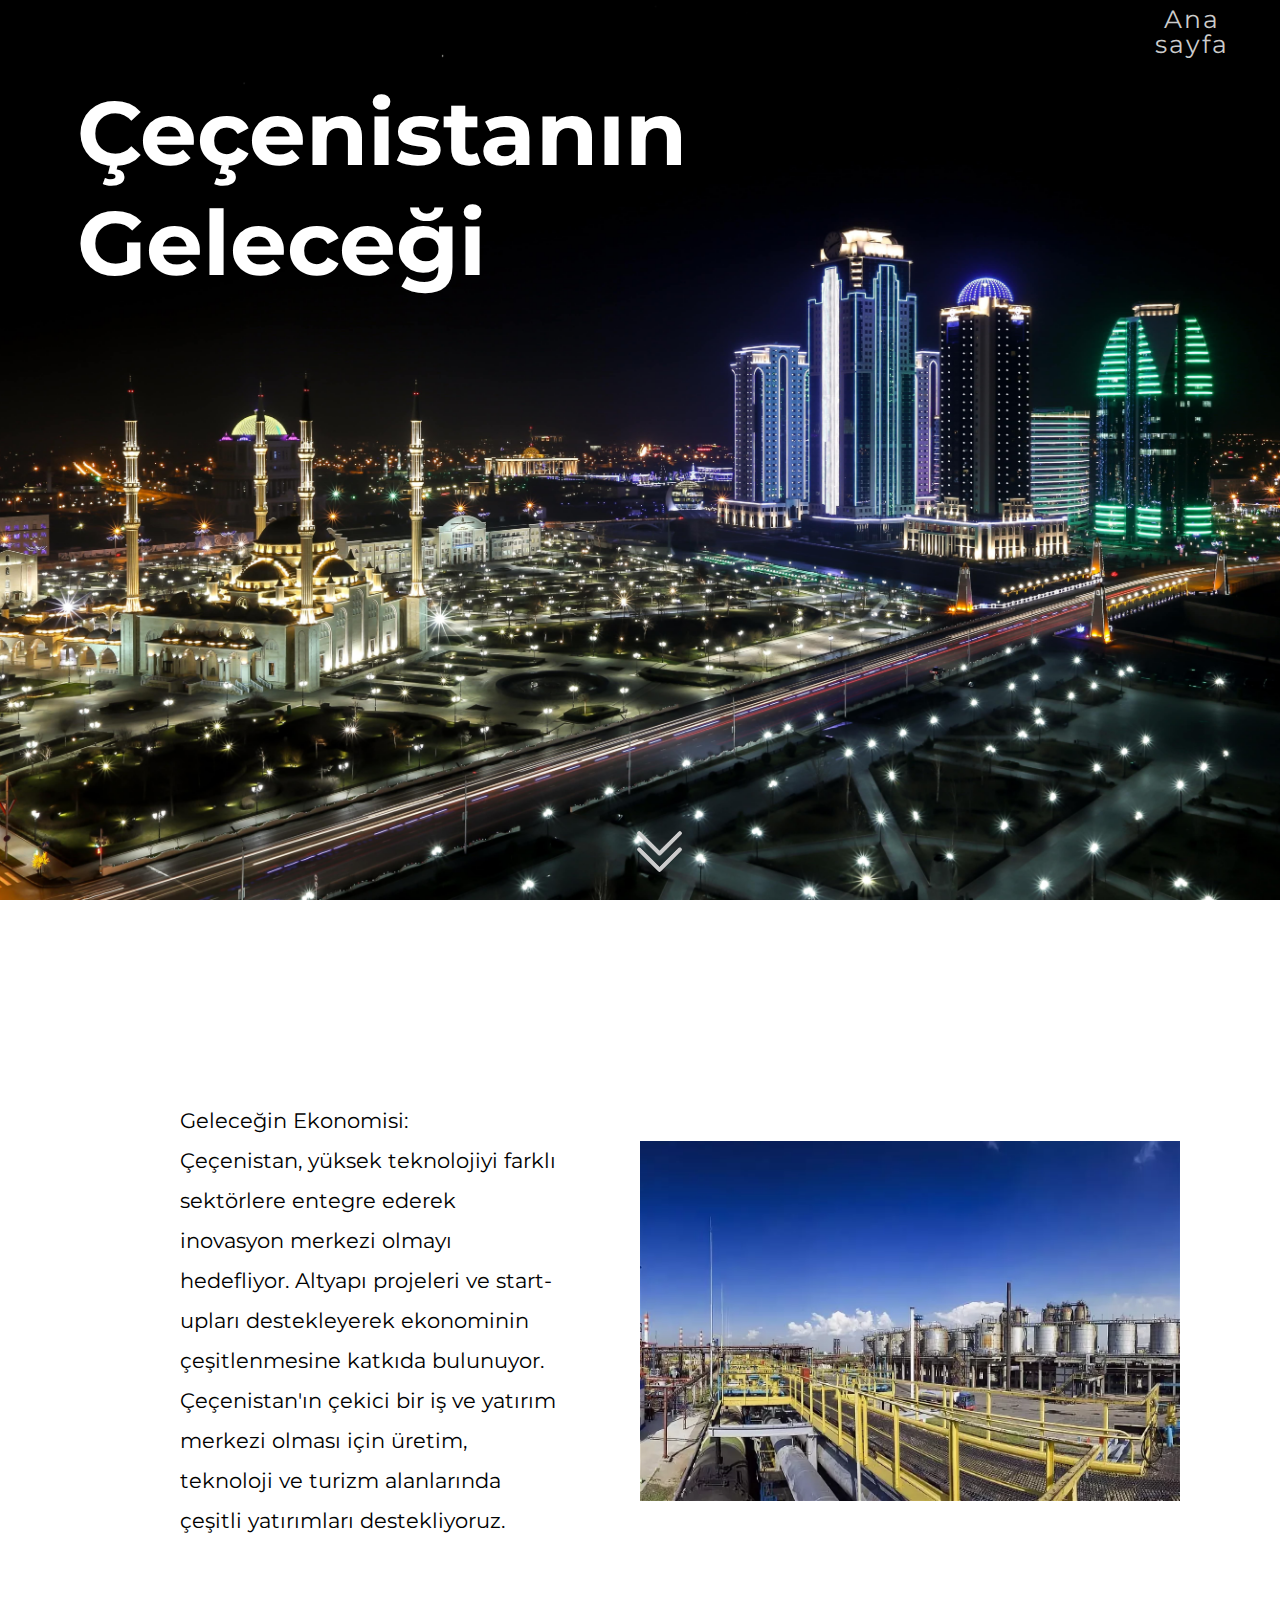
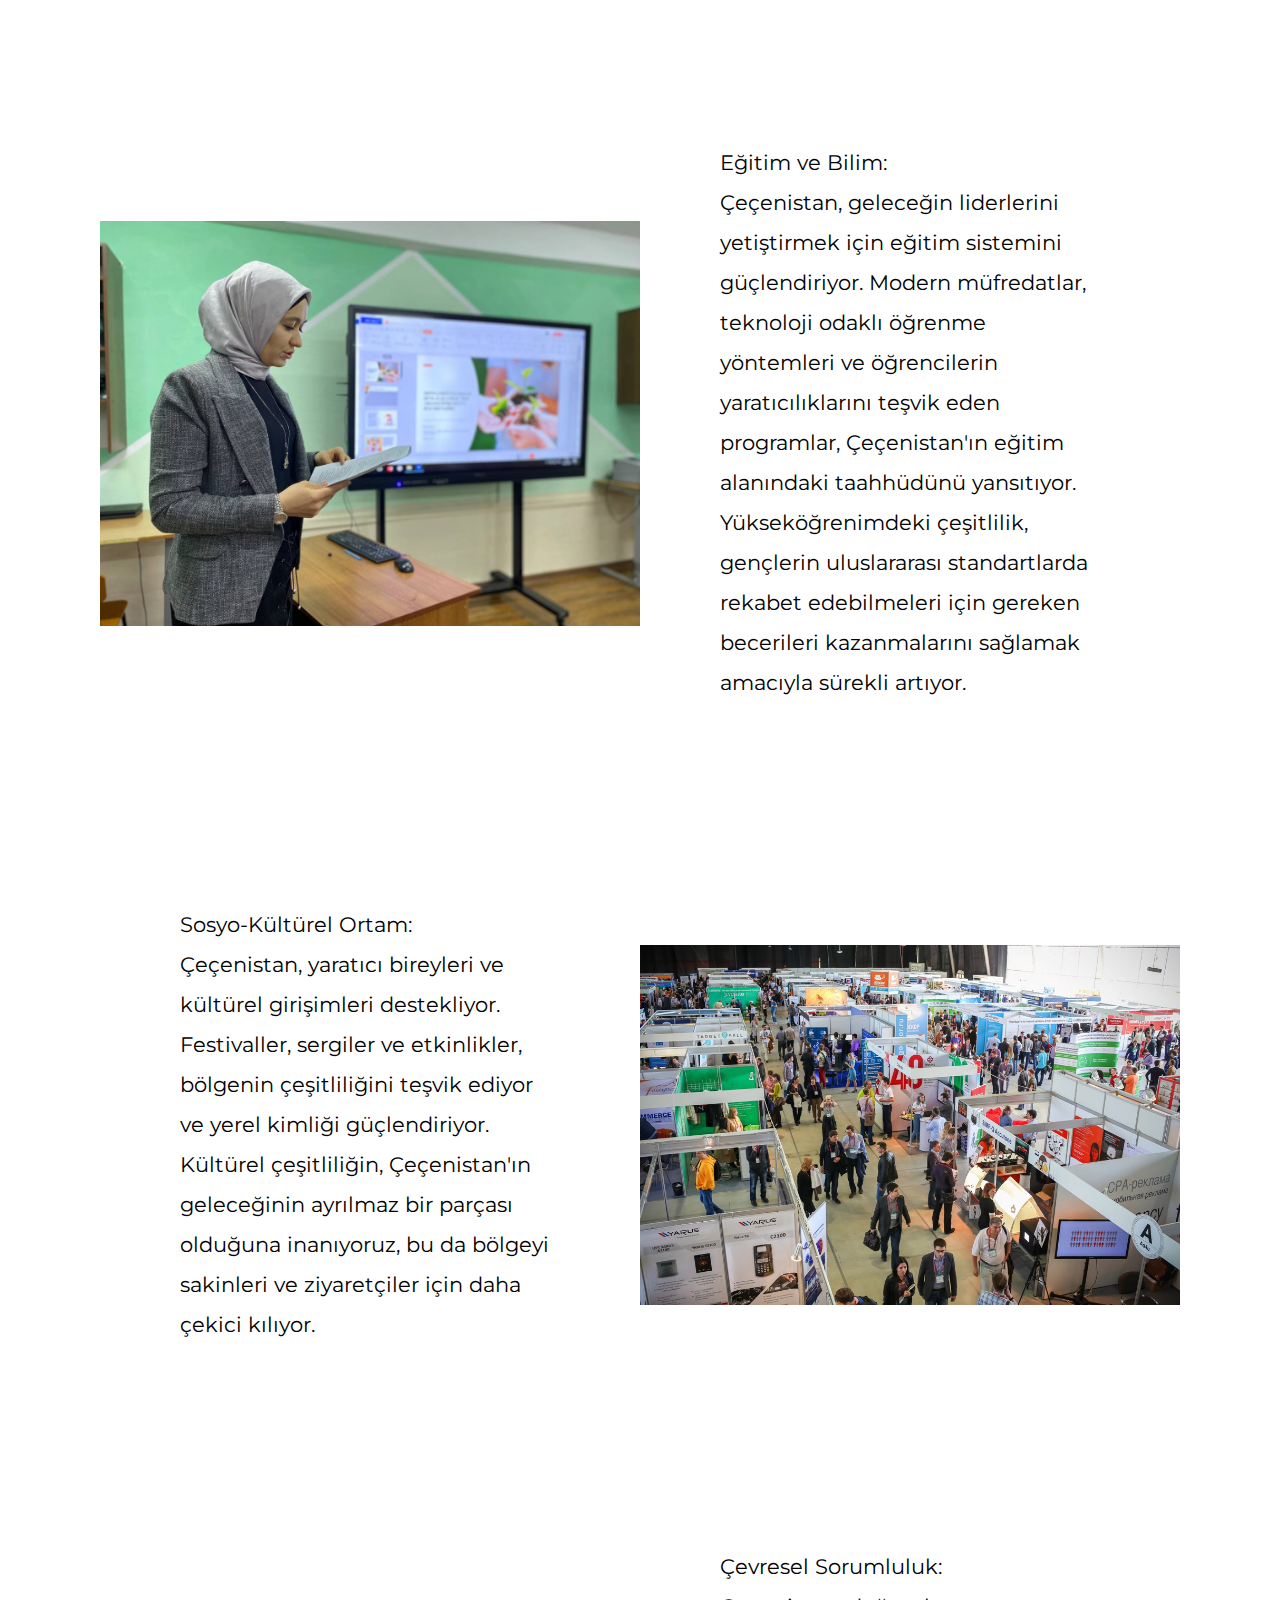
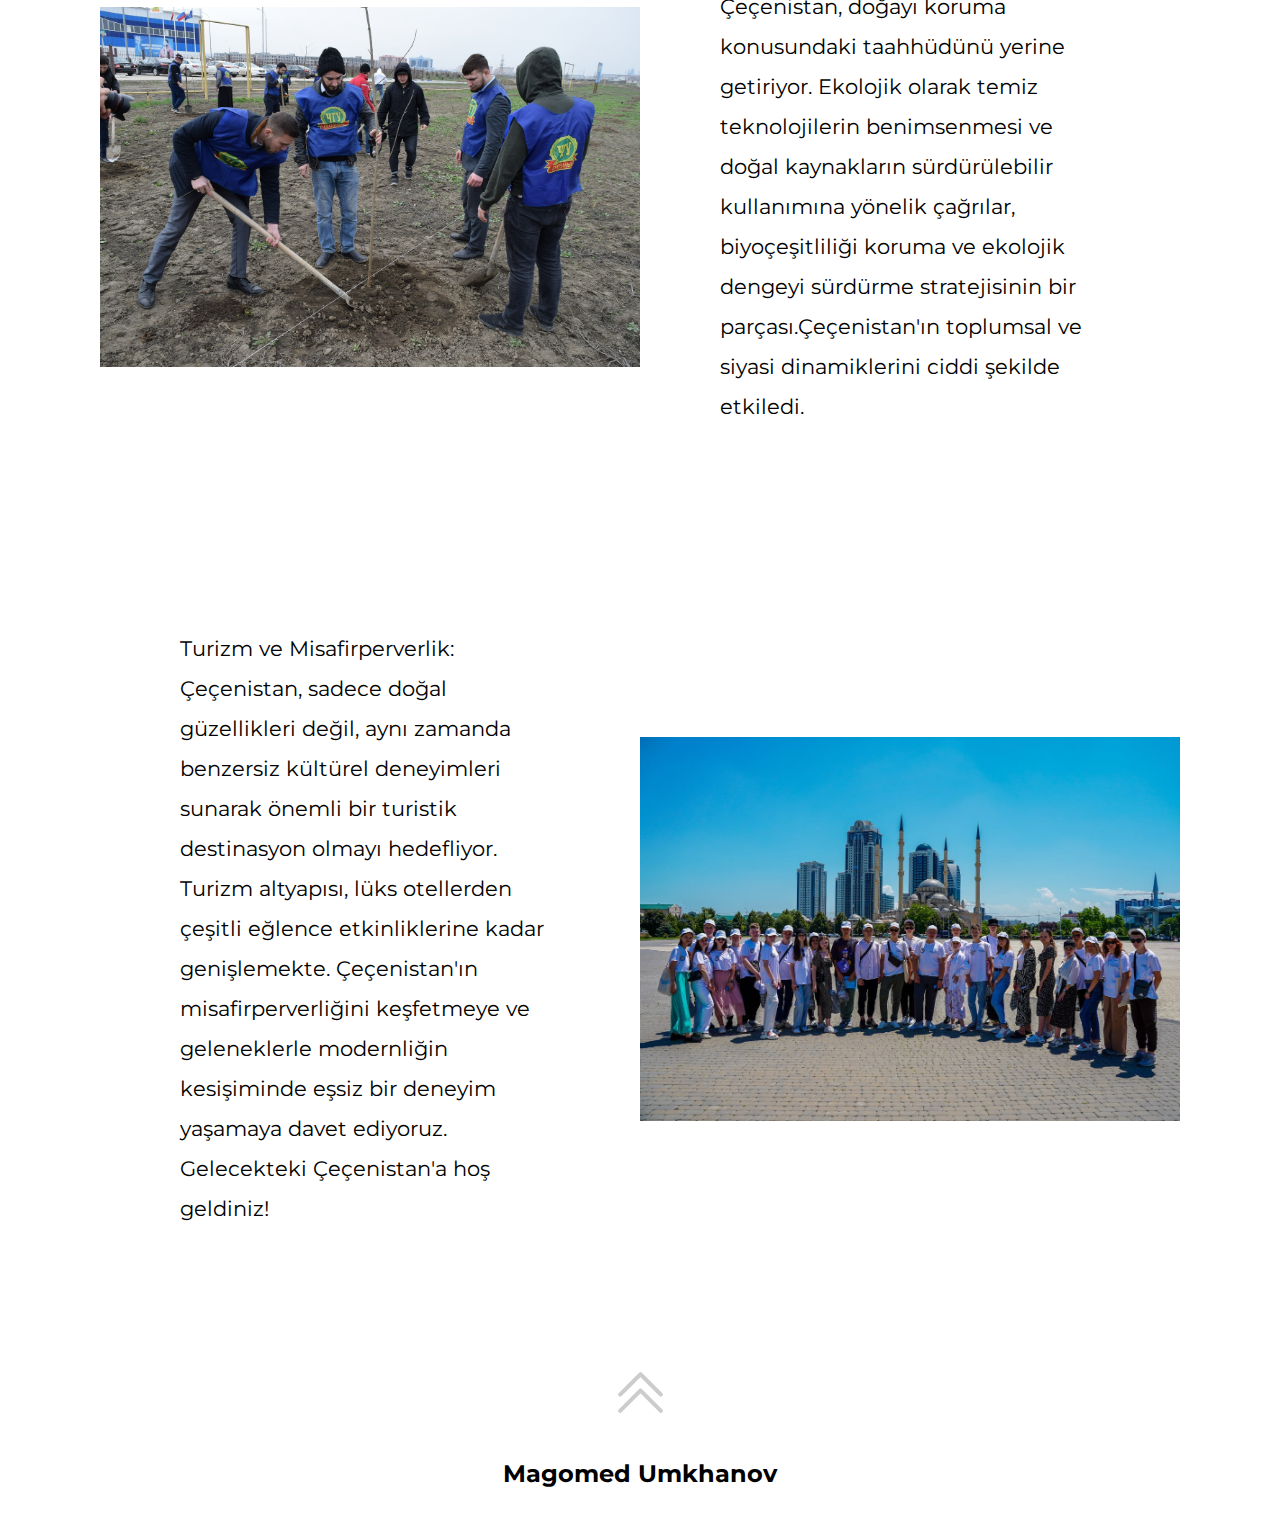
<file: chechenistan/gelecek.html>
<!DOCTYPE html>
<html>
<head>
	<meta charset="utf-8">
	<meta name="viewport" content="width=device-width, initial-scale=1">
	<link rel="stylesheet" type="text/css" href="style.css">
	<link rel="preconnect" href="https://fonts.googleapis.com">
	<link rel="preconnect" href="https://fonts.gstatic.com" crossorigin>
	<link href="https://fonts.googleapis.com/css2?family=Kaushan+Script&family=Montserrat&display=swap" rel="stylesheet">
	<title>Çeçen geleceği</title>
	<style>
		a{text-decoration: none;
			color: #cccccc;}
	</style>
</head>
<body>
	 <div class="background1" style="background-image: url('images/gel3.jpeg')" id="Yukari"></div>
	 	<a href="#1est">
			<img class="arrow" src="images/down-arrow.png">	 	
		</a>
		<div class="background2"></div>
			<h1 class="header">Çeçenistanın <br> Geleceği</h1>
		<div>
			<menu class="anasayfa">
	   			<ul><a href="index.html">Ana <br>sayfa</a></ul>
   			 </menu>
		</div>
	<div class="kutu" id="1est">	
		<div class="text">
			<p>
				Geleceğin Ekonomisi:<br>
				Çeçenistan, yüksek teknolojiyi farklı sektörlere entegre ederek inovasyon merkezi olmayı hedefliyor. Altyapı projeleri ve start-upları destekleyerek ekonominin çeşitlenmesine katkıda bulunuyor. Çeçenistan'ın çekici bir iş ve yatırım merkezi olması için üretim, teknoloji ve turizm alanlarında çeşitli yatırımları destekliyoruz.
			</p>
		</div>
		<img class="img" src="images/ekonomik.jpeg">
	</div>

	<div class="kutu">
		<img class="img" src="images/egitim.jpeg">
		<div class="text">
			<p> Eğitim ve Bilim:<br>
				Çeçenistan, geleceğin liderlerini yetiştirmek için eğitim sistemini güçlendiriyor. Modern müfredatlar, teknoloji odaklı öğrenme yöntemleri ve öğrencilerin yaratıcılıklarını teşvik eden programlar, Çeçenistan'ın eğitim alanındaki taahhüdünü yansıtıyor. Yükseköğrenimdeki çeşitlilik, gençlerin uluslararası standartlarda rekabet edebilmeleri için gereken becerileri kazanmalarını sağlamak amacıyla sürekli artıyor.
			</p>
		</div>
		
	</div>
	<div class="kutu">
		<div class="text">
			<p>
				Sosyo-Kültürel Ortam:<br>
				Çeçenistan, yaratıcı bireyleri ve kültürel girişimleri destekliyor. Festivaller, sergiler ve etkinlikler, bölgenin çeşitliliğini teşvik ediyor ve yerel kimliği güçlendiriyor. Kültürel çeşitliliğin, Çeçenistan'ın geleceğinin ayrılmaz bir parçası olduğuna inanıyoruz, bu da bölgeyi sakinleri ve ziyaretçiler için daha çekici kılıyor.
			</p>
		</div>
		<img class="img" src="images/sss.jpeg">
	</div>
	<div class="kutu">
		<img class="img" src="images/eko.jpeg">
		<div class="text">
			<p>
				Çevresel Sorumluluk:<br>
				Çeçenistan, doğayı koruma konusundaki taahhüdünü yerine getiriyor. Ekolojik olarak temiz teknolojilerin benimsenmesi ve doğal kaynakların sürdürülebilir kullanımına yönelik çağrılar, biyoçeşitliliği koruma ve ekolojik dengeyi sürdürme stratejisinin bir parçası.Çeçenistan'ın toplumsal ve siyasi dinamiklerini ciddi şekilde etkiledi.<br>
			</p>
		</div>
		
	</div>
	<div class="kutu">
		<div class="text">
			<p>
				Turizm ve Misafirperverlik: <br>
				Çeçenistan, sadece doğal güzellikleri değil, aynı zamanda benzersiz kültürel deneyimleri sunarak önemli bir turistik destinasyon olmayı hedefliyor. Turizm altyapısı, lüks otellerden çeşitli eğlence etkinliklerine kadar genişlemekte. Çeçenistan'ın misafirperverliğini keşfetmeye ve geleneklerle modernliğin kesişiminde eşsiz bir deneyim yaşamaya davet ediyoruz. Gelecekteki Çeçenistan'a hoş geldiniz!
			</p>
		</div>
		<img class="img" src="images/turi.jpeg">
	</div>
	<div class="footer">
		<a href="#Yukari"><img class="arrow2" src="images/arrow2.png"></a>
		<h2 style="font-weight: bold;">Magomed Umkhanov</h2>
	</div>
</body>
</html>
</file>
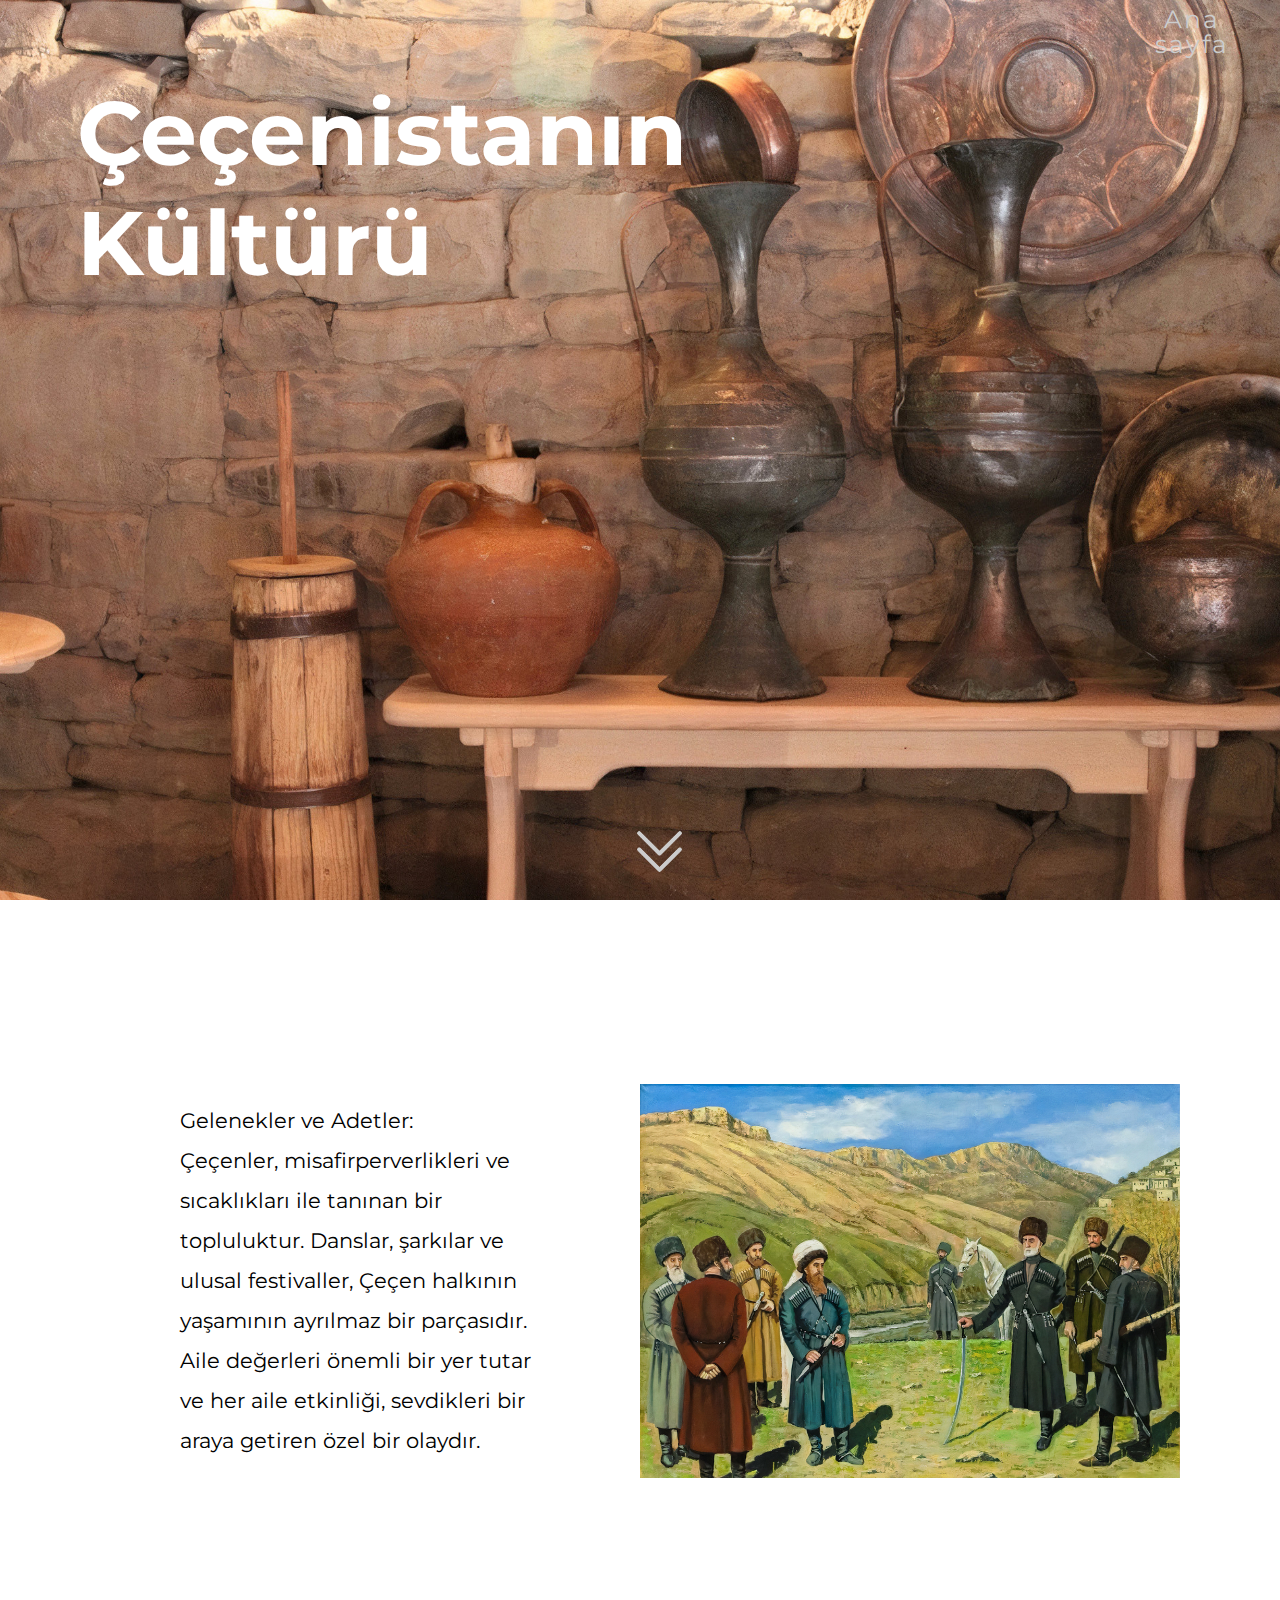
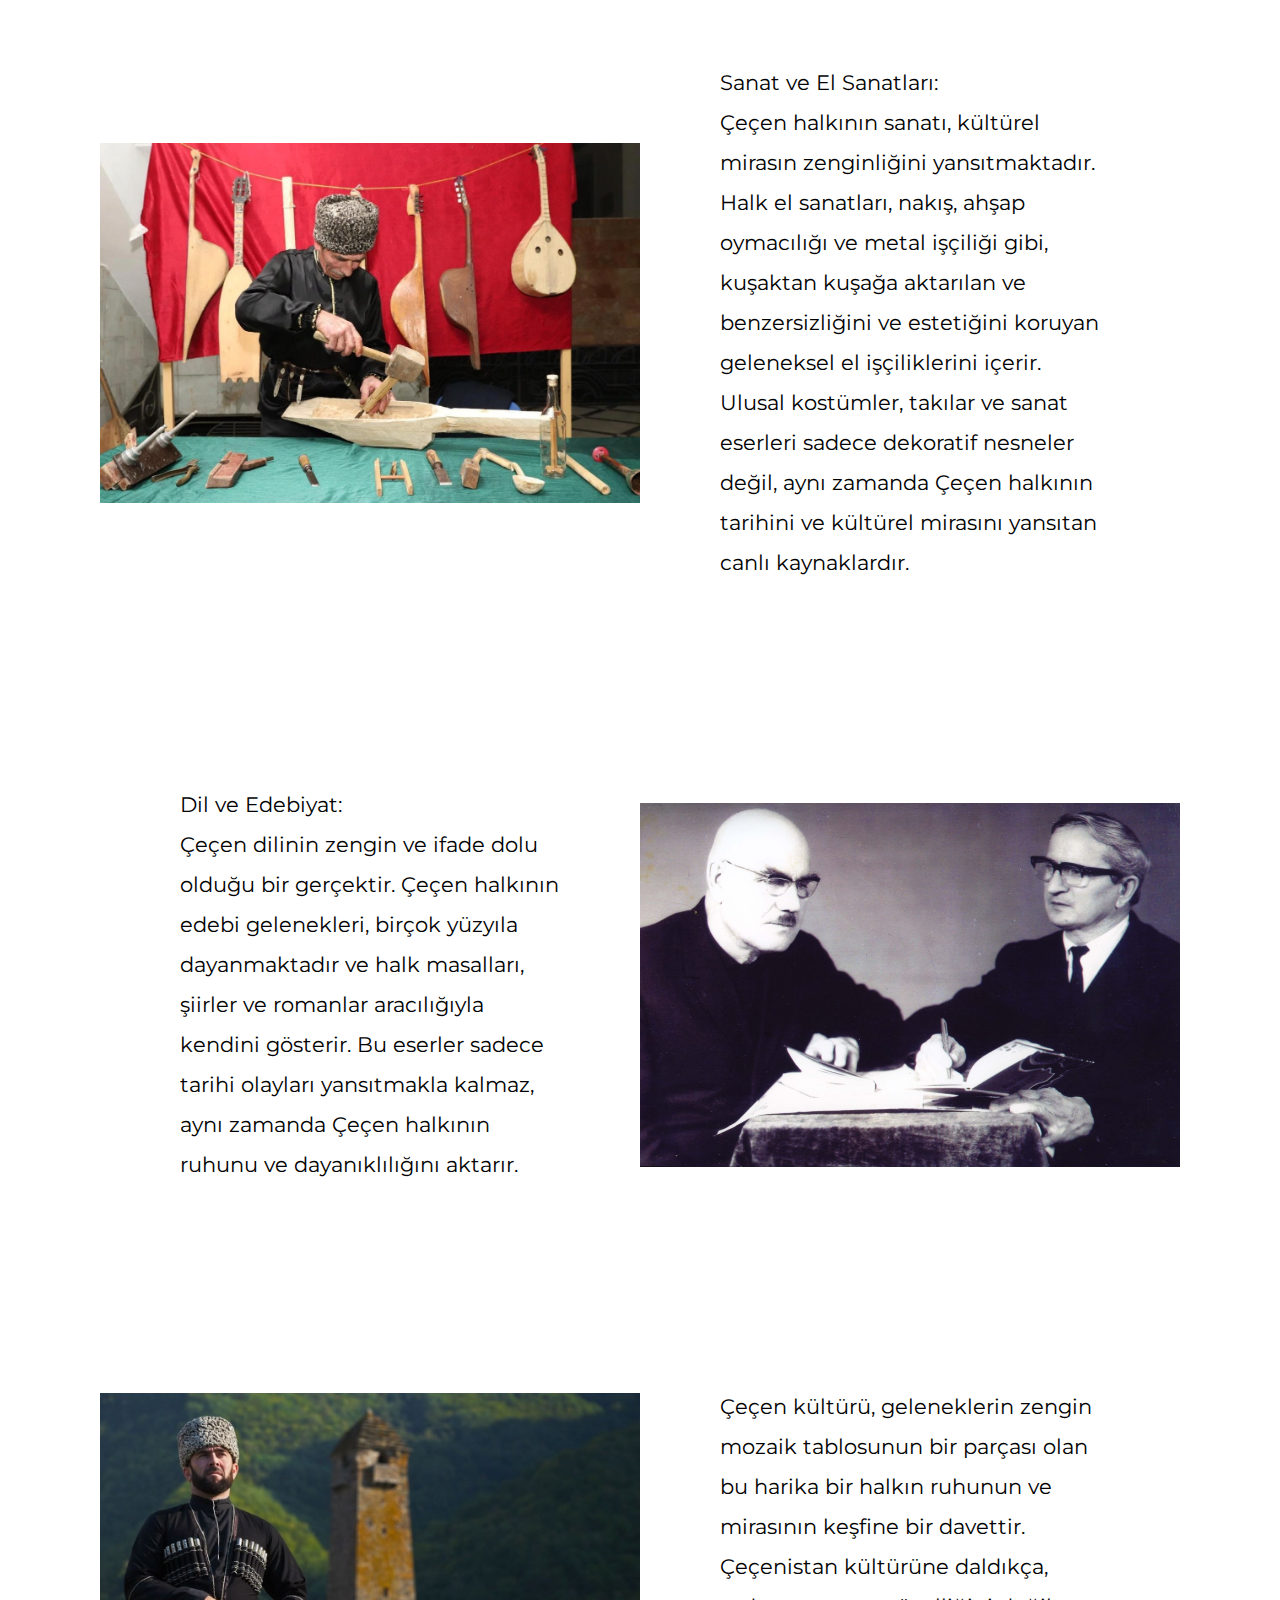
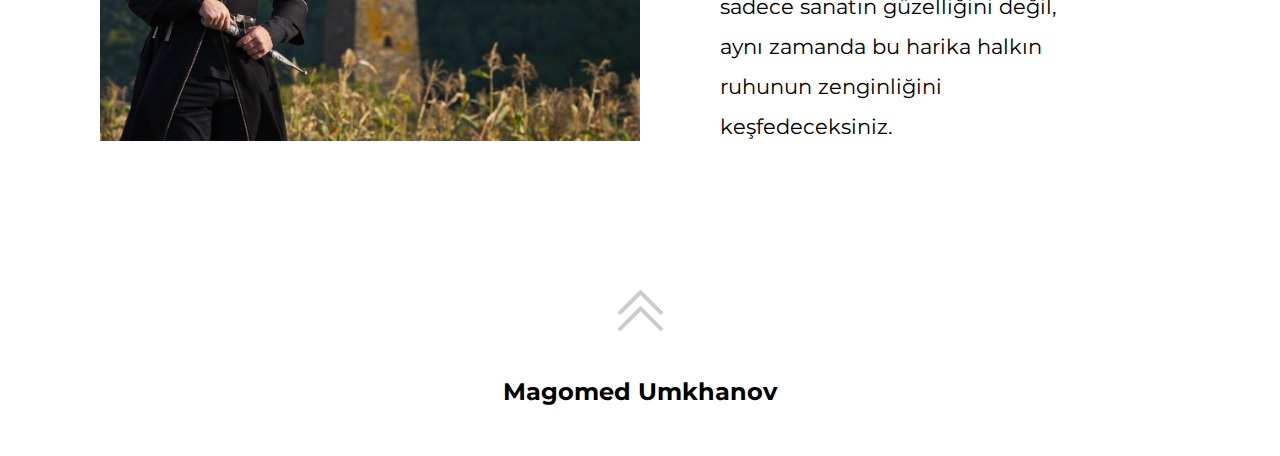
<file: chechenistan/kultur.html>
<!DOCTYPE html>
<html>
<head>
	<meta charset="utf-8">
	<meta name="viewport" content="width=device-width, initial-scale=1">
	<link rel="stylesheet" type="text/css" href="style.css">
	<link rel="preconnect" href="https://fonts.googleapis.com">
	<link rel="preconnect" href="https://fonts.gstatic.com" crossorigin>
	<link href="https://fonts.googleapis.com/css2?family=Kaushan+Script&family=Montserrat&display=swap" rel="stylesheet">
	<title>Çeçen Kültürü</title>
	<style>
		a{text-decoration: none;
			color: #cccccc;}
	</style>
</head>
<body>
		<div class="background1" style="background-image: url('images/kultur5.jpg');"id="Yukari"></div>
	 	<a href="#1est">
			<img class="arrow" src="images/down-arrow.png">	 	
		</a>
		<div class="background2"></div>
			<h1 class="header">Çeçenistanın <br>Kültürü</h1>
</div>
	<menu class="anasayfa">
	   	<ul><a href="index.html">Ana <br>sayfa</a></ul>
    </menu>
	<div class="kutu" id="1est">
		<div class="text">
			<p>Gelenekler ve Adetler:<br>
				Çeçenler, misafirperverlikleri ve sıcaklıkları ile tanınan bir topluluktur. Danslar, şarkılar ve ulusal festivaller, Çeçen halkının yaşamının ayrılmaz bir parçasıdır. Aile değerleri önemli bir yer tutar ve her aile etkinliği, sevdikleri bir araya getiren özel bir olaydır.<br>
			</p>
		</div>
		<img class="img" src="images/kultur1.jpg">
	</div>
<div class="kutu">
	<img class="img" src="images/kultur7.jpeg">
		<div class="text">
			<p>
				Sanat ve El Sanatları:<br>
				Çeçen halkının sanatı, kültürel mirasın zenginliğini yansıtmaktadır. Halk el sanatları, nakış, ahşap oymacılığı ve metal işçiliği gibi, kuşaktan kuşağa aktarılan ve benzersizliğini ve estetiğini koruyan geleneksel el işçiliklerini içerir. Ulusal kostümler, takılar ve sanat eserleri sadece dekoratif nesneler değil, aynı zamanda Çeçen halkının tarihini ve kültürel mirasını yansıtan canlı kaynaklardır.<br>
			</p>
		</div>
		
	</div>

	<div class="kutu">
		<div class="text">
			<p>
				Dil ve Edebiyat:<br>
				Çeçen dilinin zengin ve ifade dolu olduğu bir gerçektir. Çeçen halkının edebi gelenekleri, birçok yüzyıla dayanmaktadır ve halk masalları, şiirler ve romanlar aracılığıyla kendini gösterir. Bu eserler sadece tarihi olayları yansıtmakla kalmaz, aynı zamanda Çeçen halkının ruhunu ve dayanıklılığını aktarır.<br>
			</p>
		</div>
		<img class="img" src="images/kultur6.jpeg">
	</div>
	<div class="kutu">
		<img class="img" src="images/kultur9.jpeg">
		<div class="text">
			<p>
				Çeçen kültürü, geleneklerin zengin mozaik tablosunun bir parçası olan bu harika bir halkın ruhunun ve mirasının keşfine bir davettir. Çeçenistan kültürüne daldıkça, sadece sanatın güzelliğini değil, aynı zamanda bu harika halkın ruhunun zenginliğini keşfedeceksiniz.
			</p>
		</div>
		

	</div>
		<div class="footer">
		<a href="#Yukari"><img class="arrow2" src="images/arrow2.png"></a>
		<h2 style="font-weight: bold;">Magomed Umkhanov</h2>
	</div>
</body>
</html>
</file>
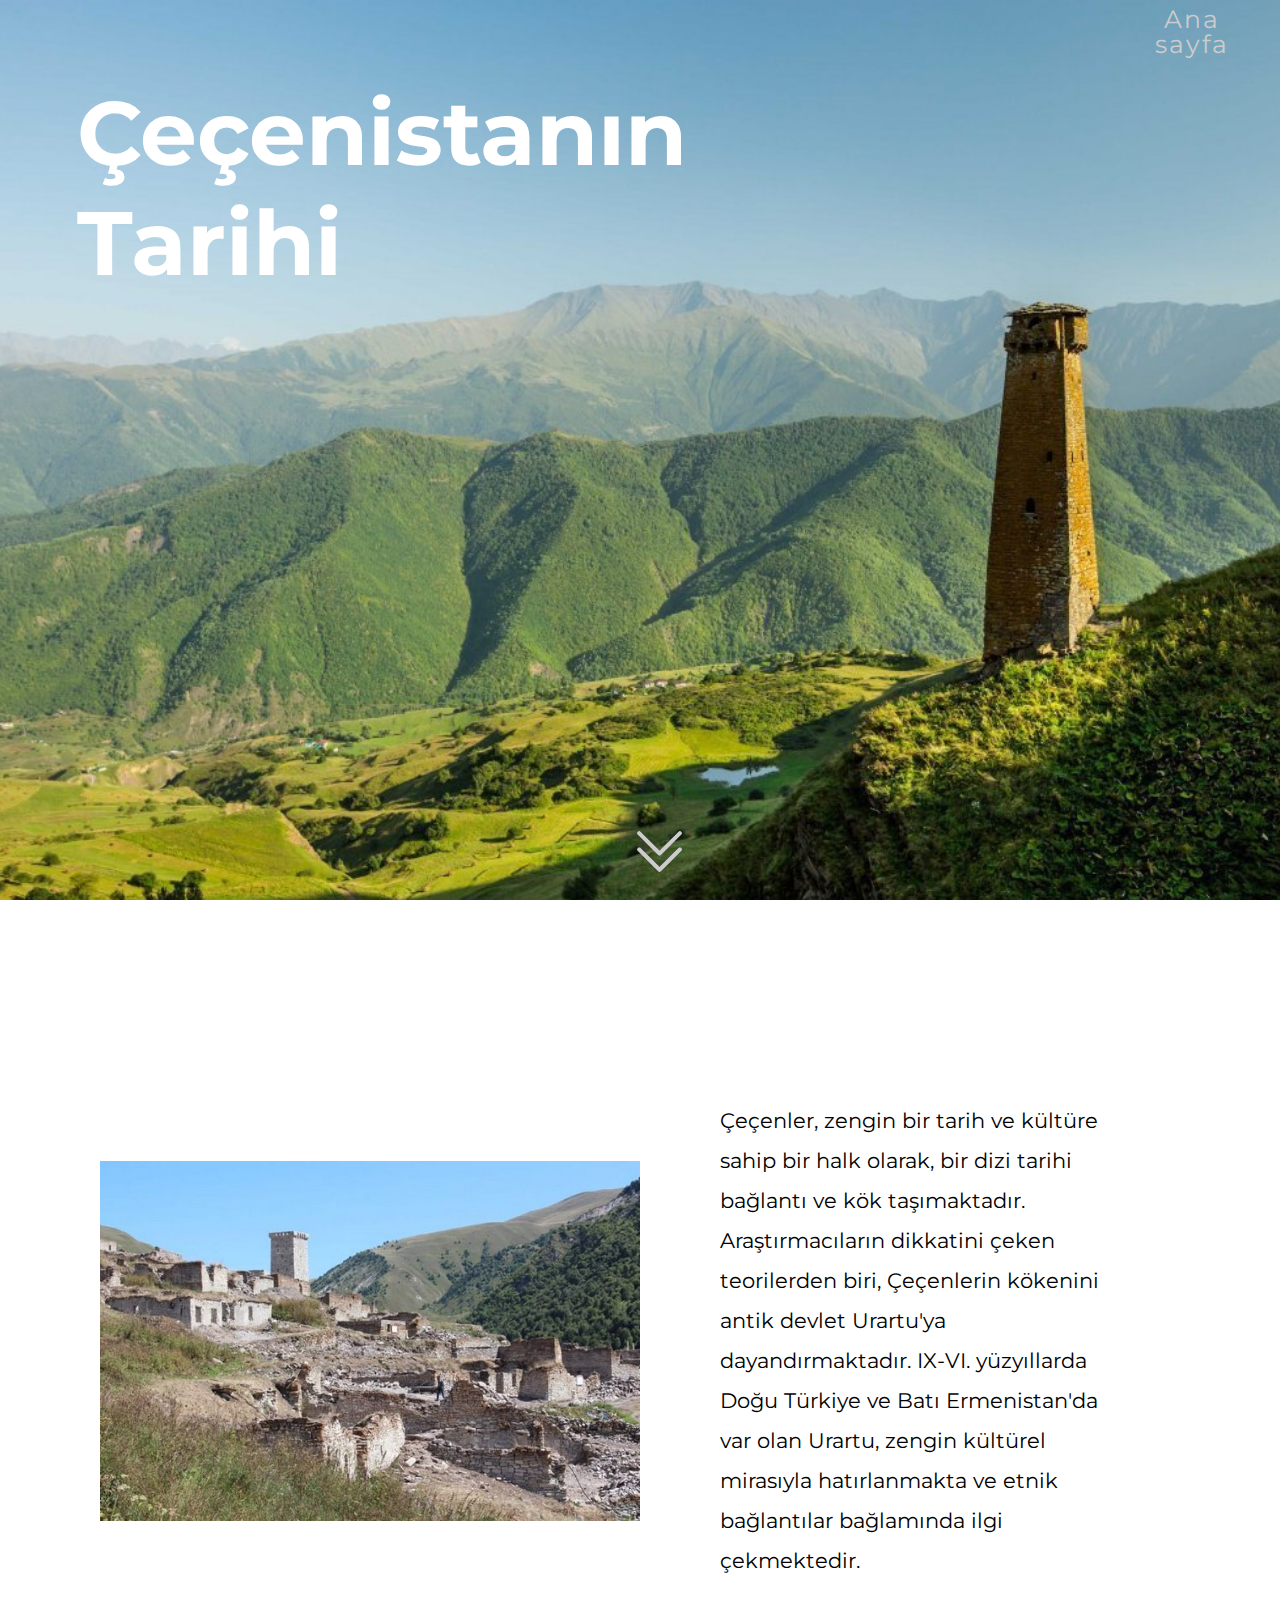
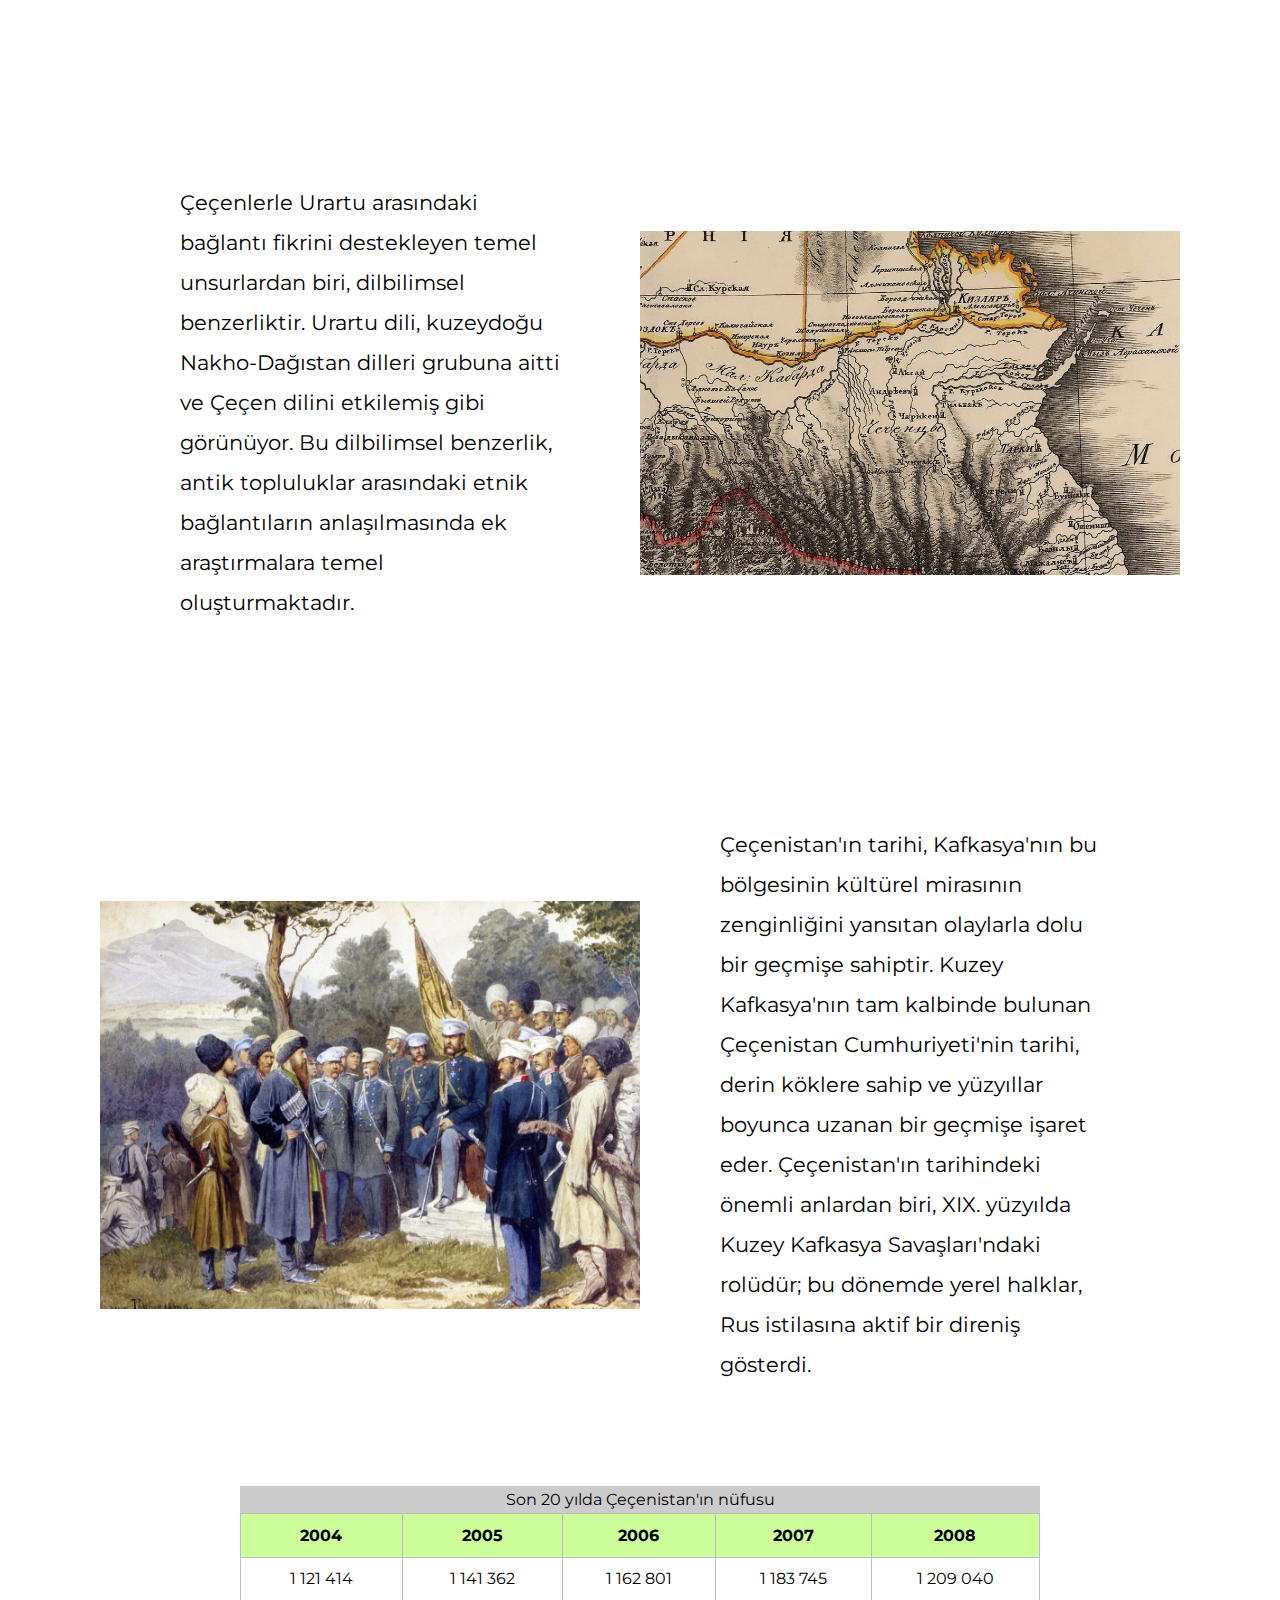
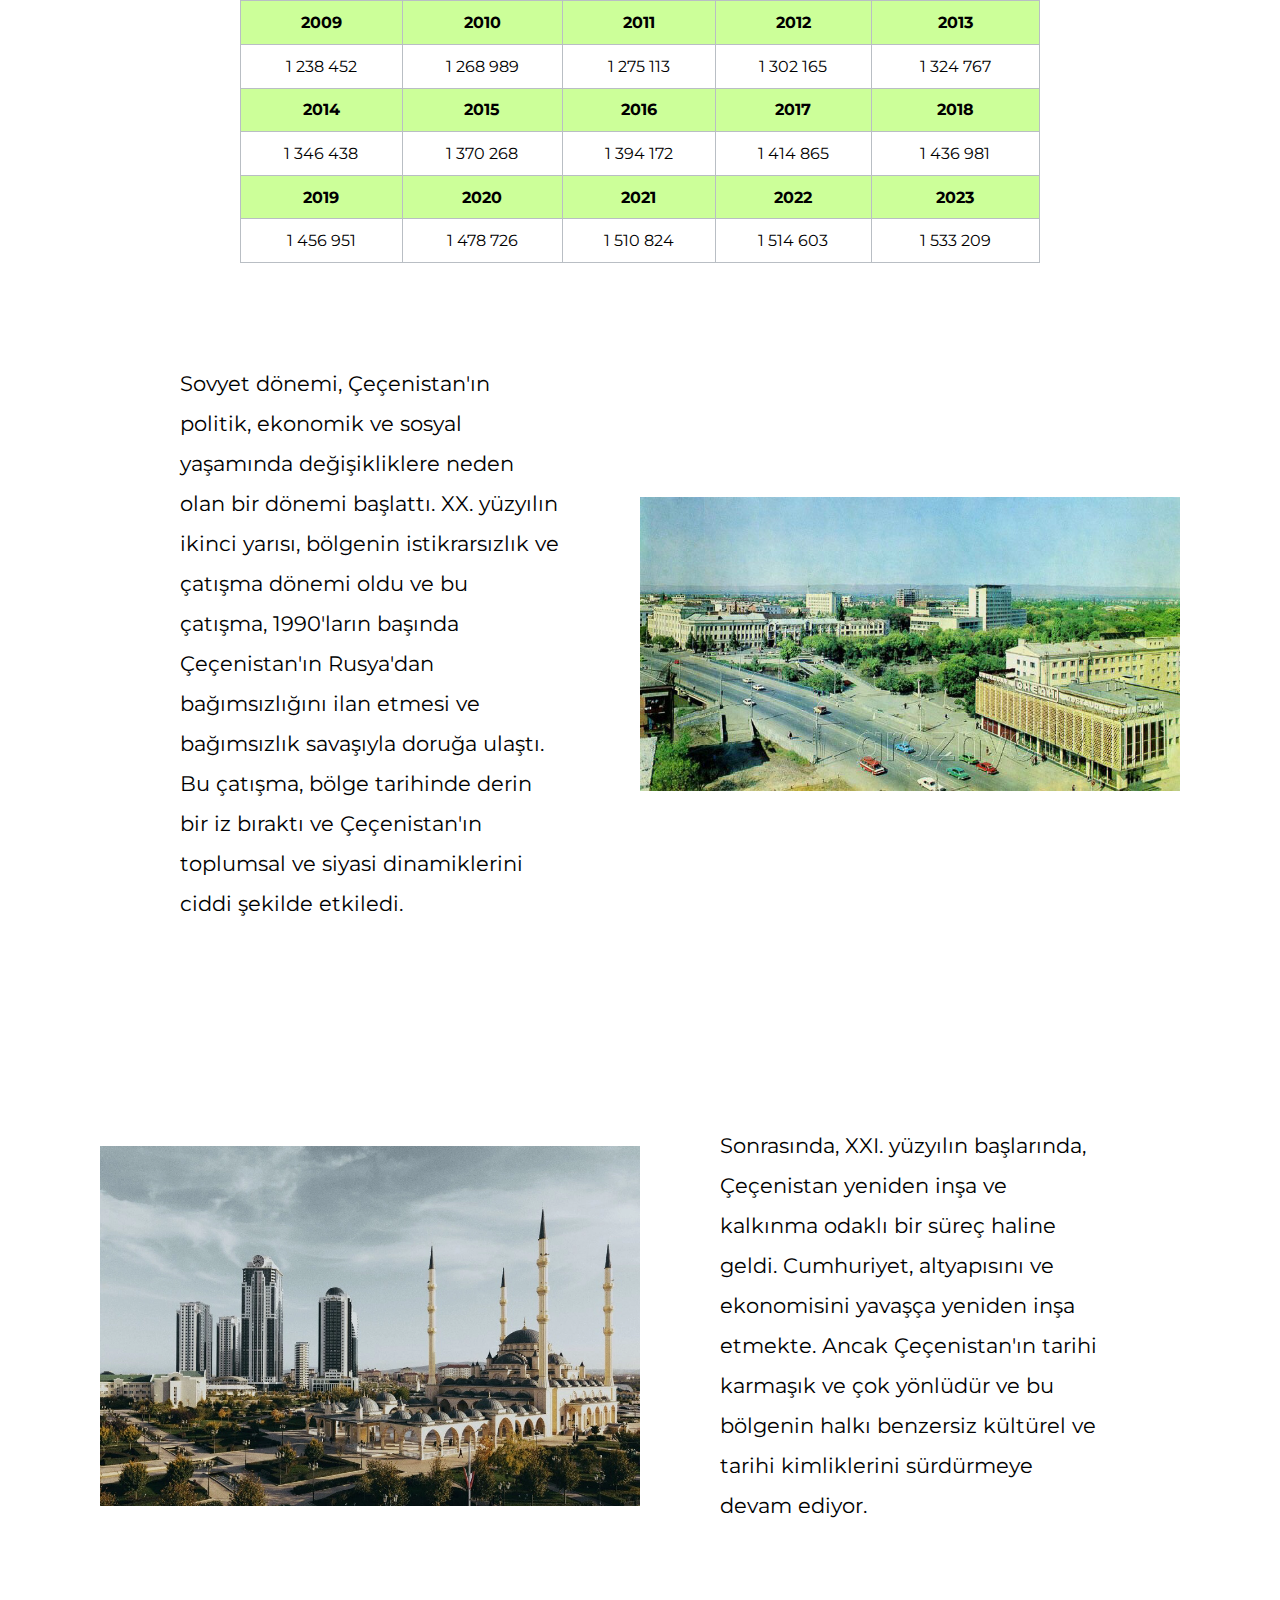
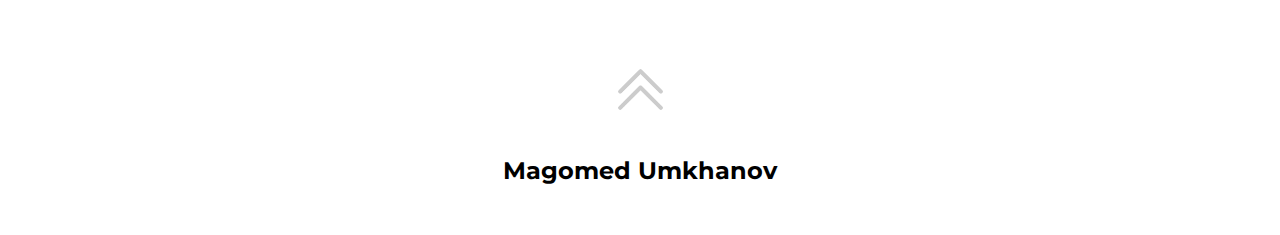
<file: chechenistan/tarih.html>
<!DOCTYPE html>
<html>
<head>
	<meta charset="utf-8">
	<meta name="viewport" content="width=device-width, initial-scale=1">
	<link rel="stylesheet" type="text/css" href="style.css">
	<link rel="preconnect" href="https://fonts.googleapis.com">
	<link rel="preconnect" href="https://fonts.gstatic.com" crossorigin>
	<link href="https://fonts.googleapis.com/css2?family=Kaushan+Script&family=Montserrat&display=swap" rel="stylesheet">
	<title>Çeçen Tarihi</title>
	<style>
		a{text-decoration: none;
			color: #cccccc;}
	</style>

</head>
<body>

		<div class="background1" style="background-image: url('images/tarih1.jpeg')" id="Yukari"></div>
	 	<a href="#1est">
			<img class="arrow" src="images/down-arrow.png">	 	
		</a>
		<div class="background2"></div>
		<h1 class="header">Çeçenistanın <br> Tarihi</h1>
		<div>
			<menu class="anasayfa">
	   			<ul>
	        		<a href="index.html">Ana <br>sayfa</a>
	    		</ul>
   			 </menu>
		</div>
	<div class="kutu" id="1est">
		<img class="img" src="images/t1.jpeg">
		<div class="text">
			<p>
				Çeçenler, zengin bir tarih ve kültüre sahip bir halk olarak, bir dizi tarihi bağlantı ve kök taşımaktadır. Araştırmacıların dikkatini çeken teorilerden biri, Çeçenlerin kökenini antik devlet Urartu'ya dayandırmaktadır. IX-VI. yüzyıllarda Doğu Türkiye ve Batı Ermenistan'da var olan Urartu, zengin kültürel mirasıyla hatırlanmakta ve etnik bağlantılar bağlamında ilgi çekmektedir.	<br>
			</p>
		</div>
		
	</div>
	<div class="kutu">
		<div class="text">
			<p>
				Çeçenlerle Urartu arasındaki bağlantı fikrini destekleyen temel unsurlardan biri, dilbilimsel benzerliktir. Urartu dili, kuzeydoğu Nakho-Dağıstan dilleri grubuna aitti ve Çeçen dilini etkilemiş gibi görünüyor. Bu dilbilimsel benzerlik, antik topluluklar arasındaki etnik bağlantıların anlaşılmasında ek araştırmalara temel oluşturmaktadır.
			</p>
		</div>
		<img class="img" src="images/karta1.jpeg">
	</div>
	<div class="kutu">
		<img class="img" src="images/scale_1200.jpeg">
		<div class="text">
			<p>
				Çeçenistan'ın tarihi, Kafkasya'nın bu bölgesinin kültürel mirasının zenginliğini yansıtan olaylarla dolu bir geçmişe sahiptir. Kuzey Kafkasya'nın tam kalbinde bulunan Çeçenistan Cumhuriyeti'nin tarihi, derin köklere sahip ve yüzyıllar boyunca uzanan bir geçmişe işaret eder. Çeçenistan'ın tarihindeki önemli anlardan biri, XIX. yüzyılda Kuzey Kafkasya Savaşları'ndaki rolüdür; bu dönemde yerel halklar, Rus istilasına aktif bir direniş gösterdi.<br>			
			</p>
		</div>
		
	</div>


<div class="kutu">


<table style="text-align:center; font-family: 'Montserrat', sans-serif" >
		<caption style="background-color:#cccccc; border:4px solid #cccccc; font-family: 'Montserrat', sans-serif;">Son 20 yılda Çeçenistan'ın nüfusu</caption>
	<tbody>
	<tr style="background-color:#CCFF99">
		<th>2004</th>
		<th>2005</th>
		<th>2006</th>
		<th>2007</th>
		<th>2008</th>
	</tr>
	<tr>
		<td>1 121 414</td>
		<td>1 141 362</td>
		<td>1 162 801</td>
		<td>1 183 745</td>
		<td>1 209 040</td>
	</tr>
	<tr style="background-color:#CCFF99">
		<th>2009</th>
		<th>2010</th>
		<th>2011</th>
		<th>2012</th>
		<th>2013</th>
	</tr>
	<tr>
		<td>1 238 452</td>
		<td>1 268 989</td>
		<td>1 275 113</td>
		<td>1 302 165</td>
		<td>1 324 767</td>
	</tr>
	<tr style="background-color:#CCFF99">
		<th>2014</th>
		<th>2015</th>
		<th>2016</th>
		<th>2017</th>
		<th>2018</th>	
	</tr>
	<tr>
		<td>1 346 438</td>
		<td>1 370 268</td>
		<td>1 394 172</td>
		<td>1 414 865</td>
		<td>1 436 981</td>
	</tr>
	<tr style="background-color:#CCFF99">
		<th>2019</th>
		<th>2020</th>
		<th>2021</th>
		<th>2022</th>
		<th>2023</th>
	</tr>
	<tr style="text-align:center">
		<td>1 456 951</td>
		<td>1 478 726</td>
		<td>1 510 824</td>
		<td>1 514 603</td>
		<td>1 533 209</td>
	</tr>
	</tbody>
</table>
</div>	
	<div class="kutu">
		<div class="text">
			<p>
				Sovyet dönemi, Çeçenistan'ın politik, ekonomik ve sosyal yaşamında değişikliklere neden olan bir dönemi başlattı. XX. yüzyılın ikinci yarısı, bölgenin istikrarsızlık ve çatışma dönemi oldu ve bu çatışma, 1990'ların başında Çeçenistan'ın Rusya'dan bağımsızlığını ilan etmesi ve bağımsızlık savaşıyla doruğa ulaştı. Bu çatışma, bölge tarihinde derin bir iz bıraktı ve Çeçenistan'ın toplumsal ve siyasi dinamiklerini ciddi şekilde etkiledi.<br>
			</p>
		</div>
		<img class="img" src="images/scale_1200 (1).jpeg">
	</div>
	<div class="kutu">
		<img class="img" src="images/IMG_3704.PNG">
		<div class="text">
			<p>
				Sonrasında, XXI. yüzyılın başlarında, Çeçenistan yeniden inşa ve kalkınma odaklı bir süreç haline geldi. Cumhuriyet, altyapısını ve ekonomisini yavaşça yeniden inşa etmekte. Ancak Çeçenistan'ın tarihi karmaşık ve çok yönlüdür ve bu bölgenin halkı benzersiz kültürel ve tarihi kimliklerini sürdürmeye devam ediyor.
			</p>
		</div>
		
	</div>
	<div class="footer">
		<a href="#Yukari"><img class="arrow2" src="images/arrow2.png"></a>
		<h2 style="font-weight: bold;">Magomed Umkhanov</h2>
	</div>

</body>
</html>
</file>
<file: chechenistan/style.css>
html{
	scroll-behavior: smooth;
}

body{
	margin: 0;
	padding: 0;
 }

.background1 {
  height: 100vh; 
  background-size: cover;
  background-position: center;
  background-repeat: no-repeat;
}

.anasayfa{
	font-family: 'Montserrat', sans-serif;
  font-size: 25px;
  color: white;
  position: absolute;
  text-align: center;
  letter-spacing: 2px;
  line-height: 25px;
  top: -2%;
  right: 4%;
}

.arrow{  
  position: absolute;
  max-width: 65px ;
  max-height:65px;
  top: 91%; 
  left: 49%;
}

.footer{
	font-family: 'Montserrat', sans-serif;
	position: relative;
	margin-top: 130px;
	margin-bottom: 50px;
	text-align: center;
}

.arrow2{
  width: 65px;
  align-items: center;
  padding-bottom: 10px;
}

.background2 {
  color: white;
}

.header{
	font-family: 'Montserrat', sans-serif;
	color: white;
	position: absolute;
	font-weight: bolder;
	font-size: 90px;
	top: 2%; 
	left: 6%;
  line-height: 110px;
}


.kutu{
	margin-top: 100px;
	margin-bottom: -100px;
	display: flex;
  align-items: center;
  margin-left: 100px;
  margin-right: 100px  ;
  justify-content: center;
  vertical-align: center;
}


.text{
	font-family: 'Montserrat', sans-serif;
	color: black;
  font-size: 21px;
  text-align: left;
  letter-spacing: 0,5px;
  width: 480px;
  overflow: hidden;
  line-height: 40px;
  padding: 80px;
}

.img{
	width: 50%;
	vertical-align: center;	
}


table{
  padding: 0;
  border-collapse: collapse;
  width: 800px; 
  height: 350px;
  text-align: center;
  border: 0.1px solid #b9bec4; 
  margin: 0;}

th {
  border: 0.1px solid #b9bec4;
}

td {
  border: 0.1px solid #b9bec4; 
}
</file>
